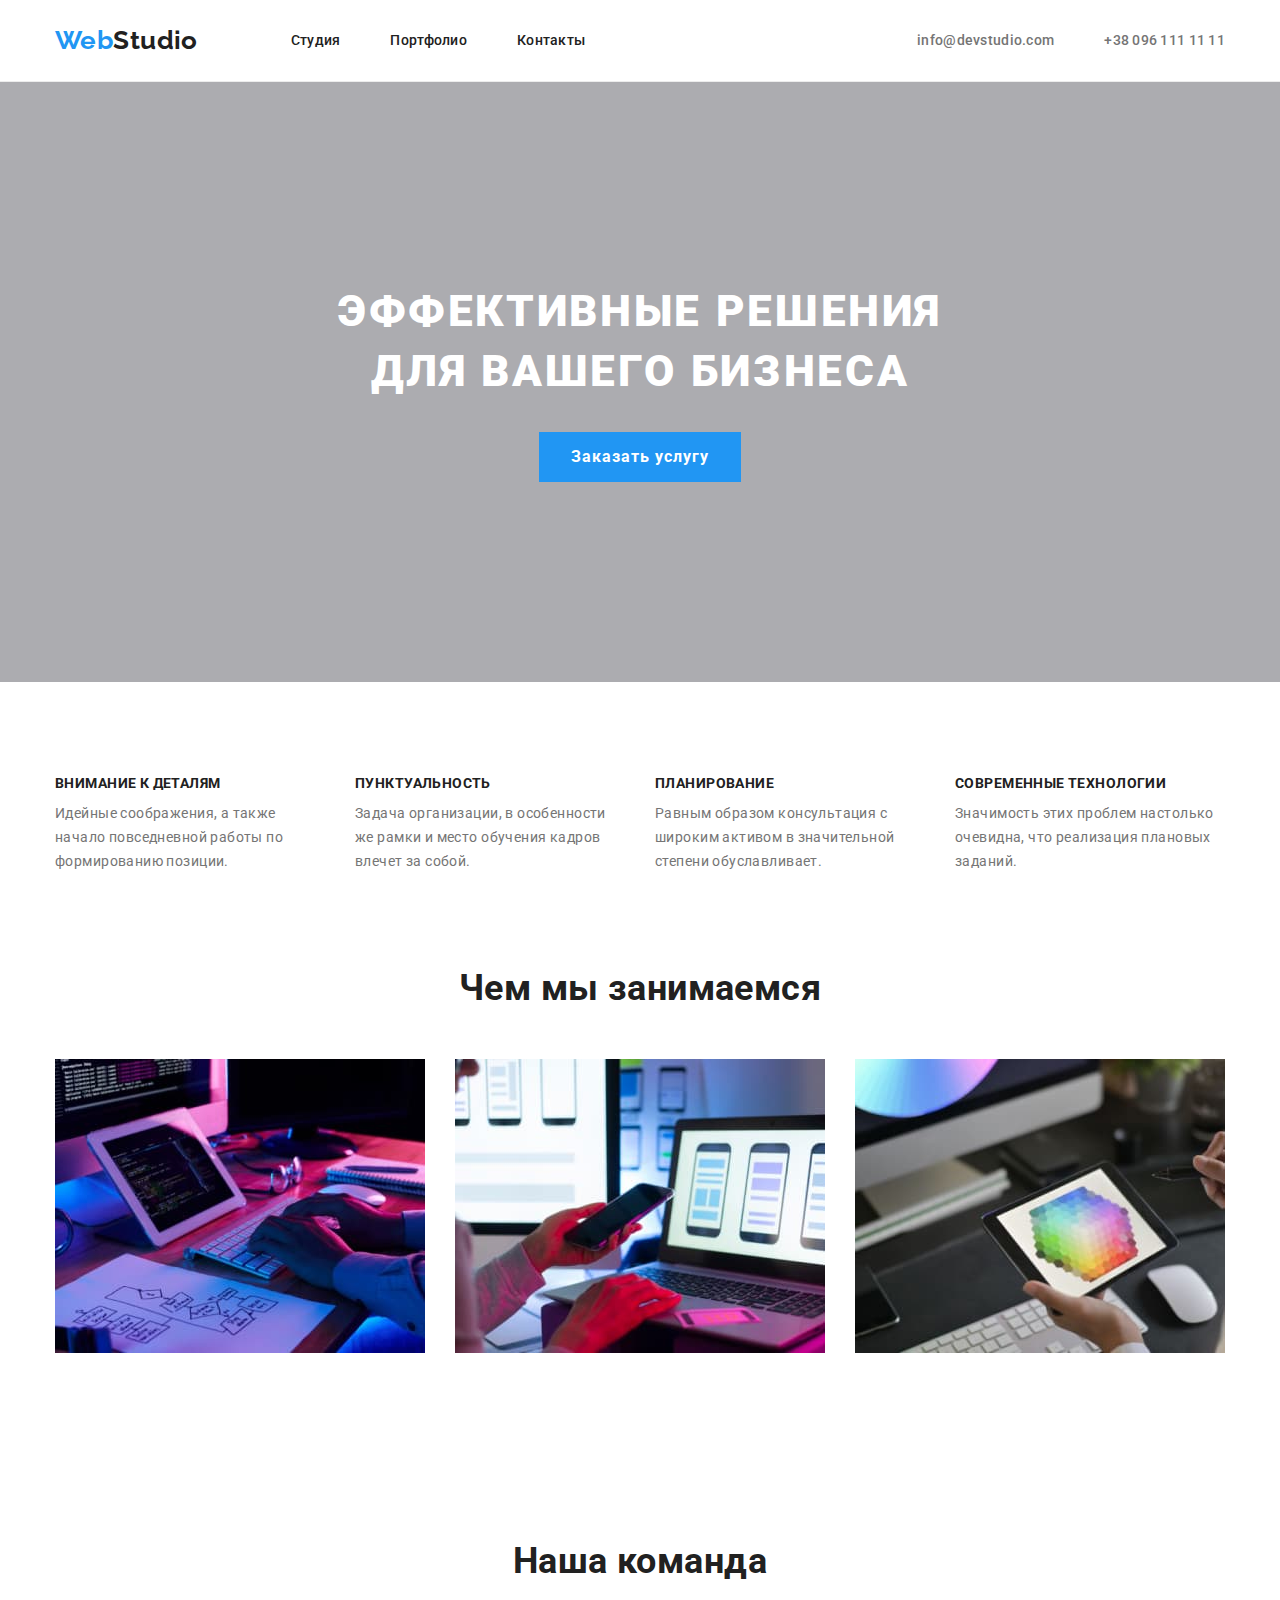
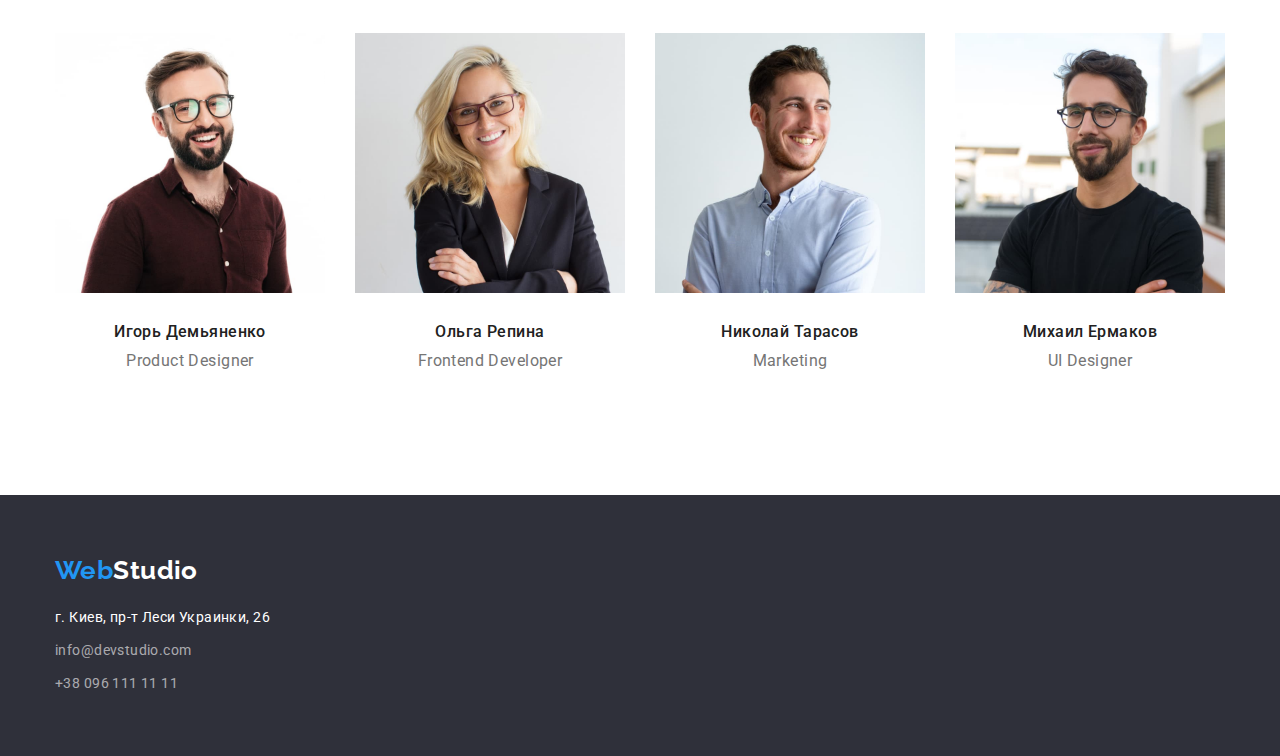
<file: index.html>
<!DOCTYPE html>
<html lang="ru">
  <head>
    <meta charset="UTF-8" />
    <meta http-equiv="X-UA-Compatible" content="IE=edge" />
    <meta name="viewport" content="width=device-width, initial-scale=1.0" />
    <link rel="preconnect" href="https://fonts.googleapis.com" />
    <link rel="preconnect" href="https://fonts.gstatic.com" crossorigin />
    <link
      href="https://fonts.googleapis.com/css2?family=Roboto:wght@400;500;700;900&display=swap"
      rel="stylesheet"
    />
    <link
      href="https://fonts.googleapis.com/css2?family=Raleway:wght@700&display=swap"
      rel="stylesheet"
    />
    <link href="./css/modern-normalize.css" rel="stylesheet" />
    <link href="./css/style.css" rel="stylesheet" />
    <title>Студия</title>
  </head>
  <body>
    <header class="header">
      <div class="header-inner container">
        <a href="#" class="logo"><span>Web</span>Studio</a>
        <nav>
          <ul class="menu">
            <li>
              <a href="#">Студия</a>
            </li>
            <li>
              <a href="portfolio.html">Портфолио</a>
            </li>
            <li>
              <a href="#">Контакты</a>
            </li>
          </ul>
        </nav>
        <ul class="header-contacts">
          <li>
            <a href="mailto:info@devstudio.com">info@devstudio.com</a>
          </li>
          <li>
            <a href="tel:380961111111">+38 096 111 11 11</a>
          </li>
        </ul>
      </div>
    </header>
    <main>
      <section class="intro">
        <h1 class="intro-title">Эффективные решения для вашего бизнеса</h1>
        <button type="button" class="intro-button">Заказать услугу</button>
      </section>
      <section class="benefits section">
        <ul class="benefits-list container">
          <li class="benefits-item">
            <h3 class="h3">Внимание к деталям</h3>
            <p>
              Идейные соображения, а также начало повседневной работы по
              формированию позиции.
            </p>
          </li>
          <li class="benefits-item">
            <h3 class="h3">Пунктуальность</h3>
            <p>
              Задача организации, в особенности же рамки и место обучения кадров
              влечет за собой.
            </p>
          </li>
          <li class="benefits-item">
            <h3 class="h3">Планирование</h3>
            <p>
              Равным образом консультация с широким активом в значительной
              степени обуславливает.
            </p>
          </li>
          <li class="benefits-item">
            <h3 class="h3">Современные технологии</h3>
            <p>
              Значимость этих проблем настолько очевидна, что реализация
              плановых заданий.
            </p>
          </li>
        </ul>
      </section>
      <section class="section">
        <div class="container">
          <h2 class="h2">Чем мы занимаемся</h2>
          <ul class="work-list">
            <li class="work-item">
              <img
                src="./images/work-1.jpg"
                width="370"
                height="294"
                alt="Процес роботи 1"
              />
            </li>
            <li class="work-item">
              <img
                src="./images/work-2.jpg"
                width="370"
                height="294"
                alt="Процес роботи 2"
              />
            </li>
            <li class="work-item">
              <img
                src="./images/work-3.jpg"
                width="370"
                height="294"
                alt="Процес роботи 3"
              />
            </li>
          </ul>
        </div>
      </section>
      <section class="section">
        <div class="container">
          <h2 class="h2">Наша команда</h2>
          <ul class="team-list">
            <li class="team-item">
              <img
                src="./images/team-1.jpg"
                width="270"
                height="260"
                alt="Игорь Демьяненко"
              />
              <div class="team-detail">
                <p class="fullname">Игорь Демьяненко</p>
                <p class="profession">Product Designer</p>
              </div>
            </li>
            <li class="team-item">
              <img
                src="./images/team-2.jpg"
                width="270"
                height="260"
                alt="Ольга Репина"
              />
              <div class="team-detail">
                <p class="fullname">Ольга Репина</p>
                <p class="profession">Frontend Developer</p>
              </div>
            </li>
            <li class="team-item">
              <img
                src="./images/team-3.jpg"
                width="270"
                height="260"
                alt="Николай Тарасов"
              />
              <div class="team-detail">
                <p class="fullname">Николай Тарасов</p>
                <p class="profession">Marketing</p>
              </div>
            </li>
            <li class="team-item">
              <img
                src="./images/team-4.jpg"
                width="270"
                height="260"
                alt="Михаил Ермаков"
              />
              <div class="team-detail">
                <p class="fullname">Михаил Ермаков</p>
                <p class="profession">UI Designer</p>
              </div>
            </li>
          </ul>
        </div>
      </section>
    </main>
    <footer class="footer">
      <div class="container">
        <a href="#" class="footer-logo logo"><span>Web</span>Studio</a>
        <address class="location">г. Киев, пр-т Леси Украинки, 26</address>
        <ul class="footer-contacts">
          <li class="footer-item">
            <a href="mailto:info@devstudio.com">info@devstudio.com</a>
          </li>
          <li class="footer-item">
            <a href="tel:380961111111">+38 096 111 11 11</a>
          </li>
        </ul>
      </div>
    </footer>
  </body>
</html>
</file>
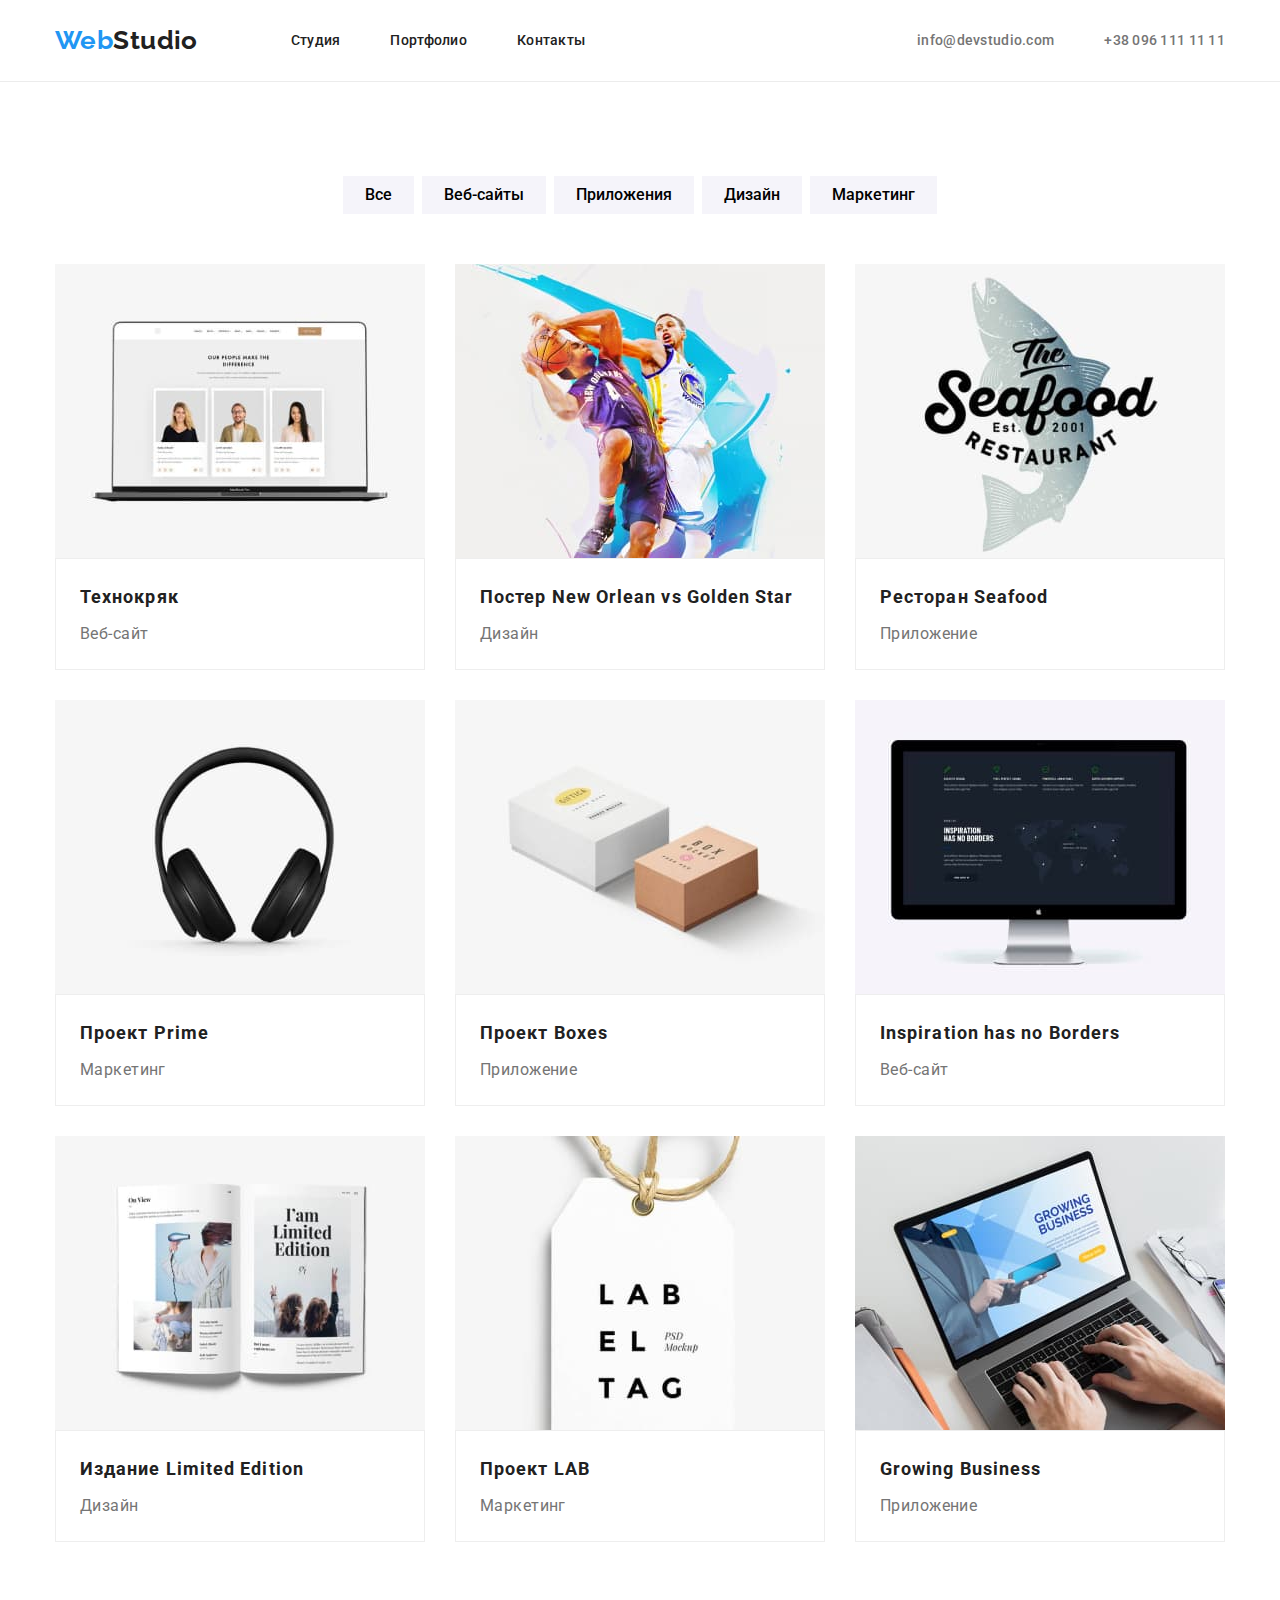
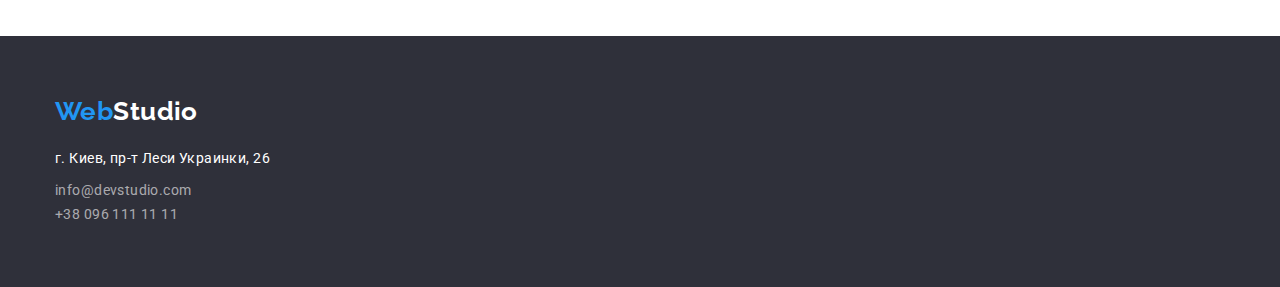
<file: portfolio.html>
<!DOCTYPE html>
<html lang="ru">
  <head>
    <meta charset="UTF-8" />
    <meta http-equiv="X-UA-Compatible" content="IE=edge" />
    <meta name="viewport" content="width=device-width, initial-scale=1.0" />
    <link rel="preconnect" href="https://fonts.googleapis.com" />
    <link rel="preconnect" href="https://fonts.gstatic.com" crossorigin />
    <link
      href="https://fonts.googleapis.com/css2?family=Roboto:wght@400;500;700;900&display=swap"
      rel="stylesheet"
    />
    <link
      href="https://fonts.googleapis.com/css2?family=Raleway:wght@700&display=swap"
      rel="stylesheet"
    />
    <link href="./css/modern-normalize.css" rel="stylesheet" />
    <link href="./css/style.css" rel="stylesheet" />
    <title>Портфолио</title>
  </head>
  <body>
    <header class="header">
      <div class="header-inner container">
        <a href="index.html" class="logo"><span>Web</span>Studio</a>
        <nav>
          <ul class="menu">
            <li>
              <a href="index.html">Студия</a>
            </li>
            <li>
              <a href="#">Портфолио</a>
            </li>
            <li>
              <a href="#">Контакты</a>
            </li>
          </ul>
        </nav>
        <ul class="header-contacts">
          <li>
            <a href="mailto:info@devstudio.com">info@devstudio.com</a>
          </li>
          <li>
            <a href="tel:380961111111">+38 096 111 11 11</a>
          </li>
        </ul>
      </div>
    </header>
    <main>
      <section class="category section">
        <div class="container">
          <ul class="category-list">
            <li class="filter-item">
              <button type="button" class="category-button">Все</button>
            </li>
            <li class="filter-item">
              <button type="button" class="category-button">Веб-сайты</button>
            </li>
            <li class="filter-item">
              <button type="button" class="category-button">Приложения</button>
            </li>
            <li class="filter-item">
              <button type="button" class="category-button">Дизайн</button>
            </li>
            <li class="filter-item">
              <button type="button" class="category-button">Маркетинг</button>
            </li>
          </ul>
          <ul class="project-list">
            <li class="project-item">
              <img
                src="./images/projects-1.jpg"
                width="370"
                height="294"
                alt="Технокряк"
              />
              <div class="project-info">
                <h3 class="h3 project-title">Технокряк</h3>
                <p class="project-tip">Веб-сайт</p>
              </div>
            </li>
            <li class="project-item">
              <img
                src="./images/projects-2.jpg"
                width="370"
                height="294"
                alt="Постер New Orlean vs Golden Star"
              />
              <div class="project-info">
                <h3 class="h3 project-title">
                  Постер New Orlean vs Golden Star
                </h3>
                <p class="project-tip">Дизайн</p>
              </div>
            </li>
            <li class="project-item">
              <img
                src="./images/projects-3.jpg"
                width="370"
                height="294"
                alt="Ресторан Seafood"
              />
              <div class="project-info">
                <h3 class="h3 project-title">Ресторан Seafood</h3>
                <p class="project-tip">Приложение</p>
              </div>
            </li>
            <li class="project-item">
              <img
                src="./images/projects-4.jpg"
                width="370"
                height="294"
                alt="Проект Prime"
              />
              <div class="project-info">
                <h3 class="h3 project-title">Проект Prime</h3>
                <p class="project-tip">Маркетинг</p>
              </div>
            </li>
            <li class="project-item">
              <img
                src="./images/projects-5.jpg"
                width="370"
                height="294"
                alt="Проект Boxes"
              />
              <div class="project-info">
                <h3 class="h3 project-title">Проект Boxes</h3>
                <p class="project-tip">Приложение</p>
              </div>
            </li>
            <li class="project-item">
              <img
                src="./images/projects-6.jpg"
                width="370"
                height="294"
                alt="Inspiration has no Borders"
              />
              <div class="project-info">
                <h3 class="h3 project-title">Inspiration has no Borders</h3>
                <p class="project-tip">Веб-сайт</p>
              </div>
            </li>
            <li class="project-item">
              <img
                src="./images/projects-7.jpg"
                width="370"
                height="294"
                alt="Издание Limited Edition"
              />
              <div class="project-info">
                <h3 class="h3 project-title">Издание Limited Edition</h3>
                <p class="project-tip">Дизайн</p>
              </div>
            </li>
            <li class="project-item">
              <img
                src="./images/projects-8.jpg"
                width="370"
                height="294"
                alt="Проект LAB"
              />
              <div class="project-info">
                <h3 class="h3 project-title">Проект LAB</h3>
                <p class="project-tip">Маркетинг</p>
              </div>
            </li>
            <li class="project-item">
              <img
                src="./images/projects-9.jpg"
                width="370"
                height="294"
                alt="Growing Business"
              />
              <div class="project-info">
                <h3 class="h3 project-title">Growing Business</h3>
                <p class="project-tip">Приложение</p>
              </div>
            </li>
          </ul>
        </div>
      </section>
    </main>
    <footer class="footer">
      <div class="container">
        <a href="index.html" class="footer-logo logo"><span>Web</span>Studio</a>
        <address class="location">г. Киев, пр-т Леси Украинки, 26</address>
        <ul class="footer-contacts">
          <li>
            <a href="mailto:info@devstudio.com">info@devstudio.com</a>
          </li>
          <li>
            <a href="tel:380961111111">+38 096 111 11 11</a>
          </li>
        </ul>
      </div>
    </footer>
  </body>
</html>
</file>
<file: css/style.css>
:root {
  --primary-color: #757575;
  --secondary-color: rgba(255, 255, 255, 0.6);
  --brand-color: #2196f3;
  --black-color: #212121;
  --white-color: #fff;
  --intro-color: rgba(47, 48, 58, 0.4);
  --futer-color: #2f303a;
  --grey-color: rgba(255, 255, 255, 0.6);
  --grey-color-lighter: #f5f4fa;
  --grey-color-darken: #eeeeee;
  --header-border-color: #ececec;
}

body {
  font-family: "Roboto", "Helvetica Neue", sans-serif;
  font-weight: 400;
  font-size: 14px;
  letter-spacing: 0.03em;
  color: var(--primary-color);
}

ul {
  margin-top: 0;
  margin-bottom: 0;
  padding-left: 0;
}

h1,
h2,
h3 {
  margin-top: 0;
}

p {
  margin-top: 0;
  margin-bottom: 0;
}

.h2 {
  margin-bottom: 50px;
  font-weight: 700;
  font-size: 36px;
  line-height: 1.16;
  text-align: center;
  color: var(--black-color);
}

.h3 {
  font-weight: 700;
  font-size: 14px;
  line-height: 1.14;
  color: var(--black-color);
}

.container {
  width: 1200px;
  margin-right: auto;
  margin-left: auto;
  padding-right: 15px;
  padding-left: 15px;
}

.section {
  padding-top: 94px;
  padding-bottom: 94px;
}
.header {
  padding-top: 25px;
  padding-bottom: 25px;
  border-bottom: 1px solid var(--header-border-color);
}

.header-inner {
  display: flex;
  align-items: center;
}

.logo {
  margin-right: 93px;
  font-family: "Raleway";
  font-weight: 700;
  font-size: 26px;
  line-height: 1.19;
  color: var(--black-color);
  text-decoration: none;
}

.logo span {
  color: var(--brand-color);
}

.menu {
  display: flex;
  list-style-type: none;
}

.menu li {
  margin-right: 50px;
}

.menu li:last-child {
  margin-right: 0;
}

.menu a {
  font-weight: 500;
  line-height: 1.14;
  letter-spacing: 0.02em;
  color: var(--black-color);
  text-decoration: none;
}

.menu a:hover,
.menu a:focus {
  color: var(--brand-color);
}

.header-contacts {
  display: flex;
  margin-left: auto;
  list-style-type: none;
}

.header-contacts a {
  font-weight: 500;
  line-height: 1.14;
  letter-spacing: 0.02em;
  color: var(--primary-color);
  text-decoration: none;
}

.header-contacts li {
  margin-right: 50px;
}

.header-contacts li:last-child {
  margin-right: 0;
}

.header-contacts a:hover,
.header-contacts a:focus {
  color: var(--brand-color);
}

.intro {
  padding-top: 200px;
  padding-bottom: 200px;
  display: flex;
  flex-direction: column;
  align-items: center;
  justify-content: center;
  min-height: 600px;
  background-color: var(--intro-color);
}

.intro-title {
  max-width: 696px;
  margin-bottom: 30px;
  font-weight: 900;
  font-size: 44px;
  line-height: 1.36;
  text-align: center;
  letter-spacing: 0.06em;
  text-transform: uppercase;
  color: var(--white-color);
}

.intro-button {
  padding-left: 32px;
  padding-right: 32px;
  padding-top: 10px;
  padding-bottom: 10px;
  border: none;
  background-color: var(--brand-color);
  font-weight: 700;
  font-size: 16px;
  line-height: 1.87;
  text-align: center;
  letter-spacing: 0.06em;
  color: var(--white-color);
  cursor: pointer;
  font-family: inherit;
}

.benefits {
  padding-bottom: 0;
}

.benefits h3 {
  text-transform: uppercase;
  margin-bottom: 10px;
}

.benefits p {
  line-height: 1.71;
}

.benefits-list {
  list-style-type: none;
  display: flex;
}

.benefits-item {
  flex: 1 1 0;
  margin-right: 30px;
}

.benefits-item:last-child {
  margin-right: 0;
}

.work-list {
  list-style-type: none;
  display: flex;
}

.work-item {
  margin-right: 30px;
}

.work-item:last-child {
  margin-right: 0;
}

.work-item img {
  display: block;
}

.team-list {
  list-style-type: none;
  display: flex;
}

.team-item {
  margin-right: 30px;
}

.team-item:last-child {
  margin-right: 0;
}

.team-detail {
  padding: 30px;
}

.team-item img {
  display: block;
}

.fullname {
  margin-bottom: 10px;
  font-weight: 500;
  font-size: 16px;
  line-height: 1.18;
  text-align: center;
  color: var(--black-color);
}

.profession {
  font-weight: 400;
  font-size: 16px;
  line-height: 1.18;
  text-align: center;
}

.footer {
  padding-top: 60px;
  padding-bottom: 60px;
  background: var(--futer-color);
}

.footer-logo {
  display: block;
  color: var(--white-color);
  margin-bottom: 20px;
}

.location {
  margin-bottom: 9px;
  font-style: normal;
  color: var(--white-color);
  line-height: 1.71;
}

.footer-contacts {
  list-style-type: none;
}

.footer-item {
  margin-bottom: 9px;
}

.footer-contacts a {
  color: var(--grey-color);
  text-decoration: none;
  line-height: 1.71;
}

.footer-item:last-child {
  margin-bottom: 0;
}

.project-list {
  display: flex;
  flex-wrap: wrap;
  list-style-type: none;
}

.project-item {
  margin-right: 30px;
  margin-bottom: 30px;
}

.project-item:nth-child(3n) {
  margin-right: 0;
}

.project-list h3 {
  line-height: 2;
  letter-spacing: 0.06em;
}

.project-list p {
  line-height: 1.87;
}

.category {
  padding-bottom: 64px;
}

.category-list {
  display: flex;
  justify-content: center;
  list-style-type: none;
  margin-bottom: 50px;
}

.filter-item {
  margin-left: 4px;
  margin-right: 4px;
}

.category-button {
  padding-left: 22px;
  padding-right: 22px;
  padding-top: 6px;
  padding-bottom: 6px;
  border: none;
  background-color: var(--grey-color-lighter);
  font-weight: 500;
  font-size: 16px;
  line-height: 1.62;
  text-align: center;
  font-family: inherit;
}

.category-button:hover {
  background-color: var(--brand-color);
  color: var(--white-color);
  cursor: pointer;
}

.project-info {
  padding-left: 24px;
  padding-right: 24px;
  padding-top: 20px;
  padding-bottom: 20px;
  border: 1px solid var(--grey-color-darken);
}

.project-info h3 {
  margin-bottom: 4px;
}

.project-item img {
  display: block;
}

.project-title {
  font-size: 18px;
  line-height: 36px;
}

.project-tip {
  font-size: 16px;
  line-height: 30px;
}
</file>
